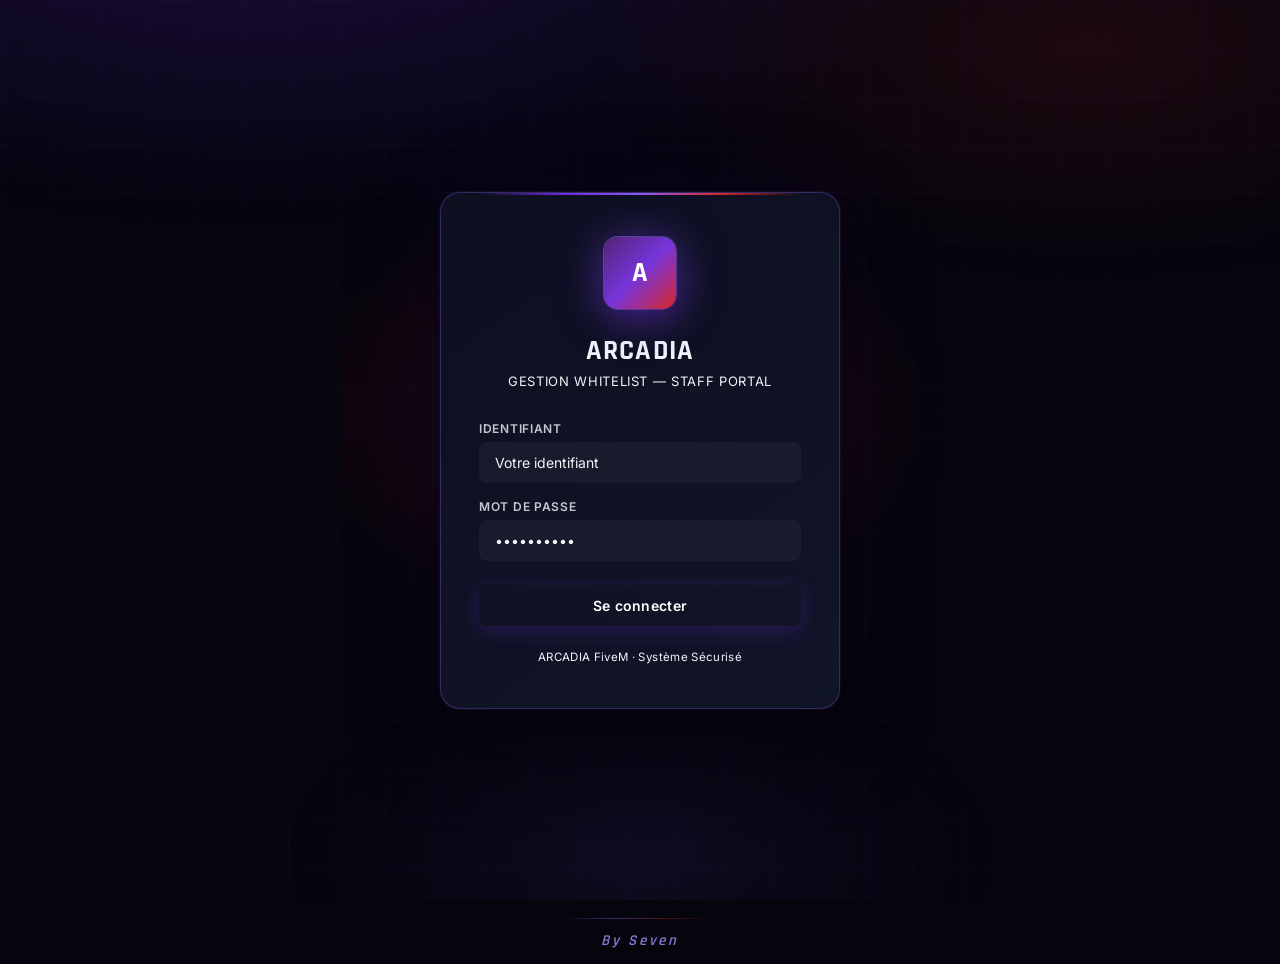
<file: index.html>
<!DOCTYPE html>
<html lang="fr">
<head>
<meta charset="UTF-8">
<meta name="viewport" content="width=device-width, initial-scale=1.0">
<title>Arcadia — Gestion WhiteList</title>
<link rel="preconnect" href="https://fonts.googleapis.com">
<link href="https://fonts.googleapis.com/css2?family=Rajdhani:wght@400;500;600;700&family=JetBrains+Mono:wght@400;500&family=Inter:wght@300;400;500;600&display=swap" rel="stylesheet">
<link rel="stylesheet" href="arcadia.css">
<style>
  :root {
    --v1: #3B0764; --v2: #6D28D9; --v3: #8B5CF6; --v4: #A78BFA; --v5: #C4B5FD;
    --r1: #7F1D1D; --r2: #DC2626; --r3: #EF4444; --r4: #F87171;
    --bg0: #04050D; --bg1: #080B14; --bg2: #0C1020; --bg3: #111528; --bg4: #181D33;
    --line: rgba(139,92,246,0.18); --line2: rgba(255,255,255,0.05);
    --tx1: #F1F5F9; --tx2: #94A3B8; --tx3: #475569;
  }
  .logo-mark {
    width: 72px; height: 72px;
    background: linear-gradient(135deg, var(--v1), var(--v2) 50%, var(--r2));
    border-radius: 14px;
    display: flex; align-items: center; justify-content: center;
    font-family: 'Rajdhani', sans-serif; font-size: 28px; font-weight: 700; color: white;
    margin: 0 auto 24px;
    box-shadow: 0 0 0 1px rgba(139,92,246,0.35), 0 8px 40px rgba(109,40,217,0.55), 0 0 60px rgba(139,92,246,0.2);
    position: relative;
  }
  .logo-mark::after {
    content: ''; position: absolute; inset: -1px; border-radius: 15px;
    background: linear-gradient(135deg, rgba(255,255,255,0.12), transparent);
    pointer-events: none;
  }

  .input-field {
    width: 100%;
    background: rgba(255,255,255,0.04);
    border: 1px solid var(--border-subtle);
    border-radius: 8px;
    padding: 12px 16px;
    color: var(--text-primary);
    font-size: 14px;
    font-family: 'Inter', sans-serif;
    outline: none;
    transition: all 0.2s;
  }
  .input-field:focus {
    border-color: var(--violet);
    background: rgba(139,92,246,0.05);
    box-shadow: 0 0 0 3px rgba(139,92,246,0.1);
  }
  .input-field::placeholder { color: var(--text-muted); }

  .btn-primary {
    background: linear-gradient(135deg, var(--violet-dark), var(--violet));
    color: white;
    border: none;
    border-radius: 8px;
    padding: 12px 24px;
    font-size: 14px;
    font-weight: 600;
    cursor: pointer;
    width: 100%;
    transition: all 0.2s;
    font-family: 'Inter', sans-serif;
    letter-spacing: 0.02em;
  }
  .btn-primary:hover {
    transform: translateY(-1px);
    box-shadow: 0 8px 24px rgba(139,92,246,0.4);
  }
  .btn-primary:active { transform: translateY(0); }
  .btn-primary:disabled { opacity: 0.5; cursor: not-allowed; transform: none; }

  .btn-secondary {
    background: rgba(255,255,255,0.06);
    color: var(--text-dim);
    border: 1px solid var(--border-subtle);
    border-radius: 8px;
    padding: 8px 16px;
    font-size: 13px;
    font-weight: 500;
    cursor: pointer;
    transition: all 0.2s;
    font-family: 'Inter', sans-serif;
  }
  .btn-secondary:hover {
    background: rgba(255,255,255,0.1);
    color: var(--text-primary);
    border-color: rgba(255,255,255,0.15);
  }

  .btn-danger {
    background: rgba(239,68,68,0.1);
    color: #F87171;
    border: 1px solid rgba(239,68,68,0.3);
    border-radius: 8px;
    padding: 8px 16px;
    font-size: 13px;
    font-weight: 500;
    cursor: pointer;
    transition: all 0.2s;
    font-family: 'Inter', sans-serif;
  }
  .btn-danger:hover {
    background: rgba(239,68,68,0.2);
    border-color: rgba(239,68,68,0.5);
  }

  /* App layout */
  #app { display: none; min-height: 100vh; position: relative; z-index: 1; }

  /* Sidebar */
  .sidebar {
    width: 240px;
    background: var(--bg-card);
    border-right: 1px solid var(--border-subtle);
    position: fixed;
    top: 0; left: 0; bottom: 0;
    display: flex;
    flex-direction: column;
    z-index: 50;
  }

  .sidebar-logo {
    padding: 24px 20px;
    border-bottom: 1px solid var(--border-subtle);
    display: flex; align-items: center; gap: 12px;
  }
  .sidebar-logo-icon {
    width: 36px; height: 36px;
    background: linear-gradient(135deg, var(--violet-dark), var(--violet));
    border-radius: 8px;
    display: flex; align-items: center; justify-content: center;
    font-family: 'Rajdhani'; font-weight: 700; font-size: 16px; color: white;
    flex-shrink: 0;
    box-shadow: 0 4px 12px rgba(139,92,246,0.4);
  }

  .nav-item {
    display: flex; align-items: center; gap: 10px;
    padding: 10px 16px;
    border-radius: 8px;
    margin: 2px 8px;
    cursor: pointer;
    color: var(--text-muted);
    font-size: 13.5px;
    font-weight: 500;
    transition: all 0.15s;
    text-decoration: none;
  }
  .nav-item:hover { background: var(--bg-hover); color: var(--text-dim); }
  .nav-item.active {
    background: var(--violet-glow);
    color: var(--violet-light);
    border: 1px solid var(--border);
  }
  .nav-item svg { width: 16px; height: 16px; flex-shrink: 0; }

  /* Main content */
  .main-content {
    margin-left: 240px;
    min-height: 100vh;
    display: flex;
    flex-direction: column;
  }

  /* Topbar */
  .topbar {
    background: var(--bg-card);
    border-bottom: 1px solid var(--border-subtle);
    padding: 16px 28px;
    display: flex; align-items: center; gap: 16px;
    position: sticky; top: 0; z-index: 40;
  }

  .search-bar {
    flex: 1;
    max-width: 480px;
    background: rgba(255,255,255,0.04);
    border: 1px solid var(--border-subtle);
    border-radius: 8px;
    padding: 9px 16px 9px 40px;
    color: var(--text-primary);
    font-size: 13.5px;
    font-family: 'Inter', sans-serif;
    outline: none;
    transition: all 0.2s;
    position: relative;
  }
  .search-bar:focus {
    border-color: var(--violet);
    background: rgba(139,92,246,0.05);
    box-shadow: 0 0 0 3px rgba(139,92,246,0.08);
  }
  .search-bar::placeholder { color: var(--text-muted); }
  .search-wrap { position: relative; flex: 1; max-width: 480px; }
  .search-icon { position: absolute; left: 12px; top: 50%; transform: translateY(-50%); color: var(--text-muted); pointer-events: none; }

  /* Table */
  .table-container {
    background: var(--bg-card);
    border: 1px solid var(--border-subtle);
    border-radius: 12px;
    overflow: hidden;
  }

  table { width: 100%; border-collapse: collapse; }
  thead tr {
    background: rgba(255,255,255,0.03);
    border-bottom: 1px solid var(--border-subtle);
  }
  th {
    padding: 12px 16px;
    text-align: left;
    font-size: 11px;
    font-weight: 600;
    color: var(--text-muted);
    text-transform: uppercase;
    letter-spacing: 0.08em;
    font-family: 'Inter';
    white-space: nowrap;
  }
  td {
    padding: 13px 16px;
    font-size: 13px;
    color: var(--text-dim);
    border-bottom: 1px solid var(--border-subtle);
    white-space: nowrap;
  }
  tr:last-child td { border-bottom: none; }
  tbody tr {
    transition: background 0.15s;
    cursor: pointer;
  }
  tbody tr:hover { background: var(--bg-hover); }

  .ticket-badge {
    font-family: 'JetBrains Mono', monospace;
    font-size: 12px;
    color: var(--violet-light);
    background: rgba(139,92,246,0.1);
    padding: 3px 8px;
    border-radius: 4px;
    border: 1px solid rgba(139,92,246,0.2);
  }

  /* Sector badges */
  .badge {
    display: inline-flex; align-items: center;
    padding: 3px 10px;
    border-radius: 20px;
    font-size: 11.5px;
    font-weight: 600;
    letter-spacing: 0.03em;
    gap: 5px;
  }
  .badge-dot { width: 6px; height: 6px; border-radius: 50%; }

  .badge-gang    { background: rgba(239,68,68,0.12); color: #F87171; border: 1px solid rgba(239,68,68,0.25); }
  .badge-lspd    { background: rgba(59,130,246,0.12); color: #60A5FA; border: 1px solid rgba(59,130,246,0.25); }
  .badge-lsmc    { background: rgba(234,179,8,0.12); color: #FDE047; border: 1px solid rgba(234,179,8,0.25); }
  .badge-entreprise { background: rgba(249,115,22,0.12); color: #FB923C; border: 1px solid rgba(249,115,22,0.25); }
  .badge-lscm    { background: rgba(236,72,153,0.12); color: #F472B6; border: 1px solid rgba(236,72,153,0.25); }
  .badge-autre   { background: rgba(100,116,139,0.12); color: #94A3B8; border: 1px solid rgba(100,116,139,0.25); }
  .badge-citoyen { background: rgba(139,92,246,0.12); color: #A78BFA; border: 1px solid rgba(139,92,246,0.25); }
  .badge-lsd    { background: rgba(16,185,129,0.12); color: #34D399; border: 1px solid rgba(16,185,129,0.25); }

  /* Boolean indicators */
  .bool-yes {
    display: inline-flex; align-items: center; gap: 5px;
    color: #34D399; font-size: 12px; font-weight: 600;
  }
  .bool-no {
    display: inline-flex; align-items: center; gap: 5px;
    color: var(--text-muted); font-size: 12px;
  }

  /* Modal */
  .modal-overlay {
    position: fixed; inset: 0;
    background: rgba(0,0,0,0.7);
    backdrop-filter: blur(4px);
    display: flex; align-items: center; justify-content: center;
    z-index: 200;
    animation: fadeIn 0.15s ease;
  }
  @keyframes fadeIn { from { opacity: 0; } to { opacity: 1; } }

  .modal {
    background: var(--bg-panel);
    border: 1px solid var(--border);
    border-radius: 16px;
    width: 680px;
    max-width: 95vw;
    max-height: 90vh;
    overflow-y: auto;
    box-shadow: 0 24px 80px rgba(0,0,0,0.6), 0 0 0 1px rgba(139,92,246,0.1);
    animation: slideUp 0.2s ease;
    position: relative;
  }
  .modal::before {
    content: '';
    position: absolute;
    top: 0; left: 50%; transform: translateX(-50%);
    width: 40%; height: 2px;
    background: linear-gradient(90deg, transparent, var(--violet), transparent);
    border-radius: 2px;
  }
  @keyframes slideUp { from { transform: translateY(20px); opacity: 0; } to { transform: translateY(0); opacity: 1; } }

  .modal-header {
    padding: 24px 28px 20px;
    border-bottom: 1px solid var(--border-subtle);
    display: flex; align-items: center; justify-content: space-between;
  }
  .modal-body { padding: 24px 28px; }
  .modal-footer {
    padding: 16px 28px 24px;
    display: flex; justify-content: flex-end; gap: 10px;
  }

  .form-grid { display: grid; grid-template-columns: 1fr 1fr; gap: 16px; }
  .form-full { grid-column: 1 / -1; }
  .form-label {
    display: block;
    font-size: 12px;
    font-weight: 600;
    color: var(--text-muted);
    text-transform: uppercase;
    letter-spacing: 0.06em;
    margin-bottom: 6px;
  }
  .form-select {
    width: 100%;
    background: rgba(255,255,255,0.04);
    border: 1px solid var(--border-subtle);
    border-radius: 8px;
    padding: 10px 14px;
    color: var(--text-primary);
    font-size: 13.5px;
    font-family: 'Inter', sans-serif;
    outline: none;
    transition: all 0.2s;
    appearance: none;
    background-image: url("data:image/svg+xml,%3Csvg xmlns='http://www.w3.org/2000/svg' width='12' height='12' viewBox='0 0 24 24' fill='none' stroke='%2364748B' stroke-width='2'%3E%3Cpath d='M6 9l6 6 6-6'/%3E%3C/svg%3E");
    background-repeat: no-repeat;
    background-position: right 12px center;
    padding-right: 36px;
  }
  .form-select:focus {
    border-color: var(--violet);
    box-shadow: 0 0 0 3px rgba(139,92,246,0.1);
  }
  .form-select option { background: #1a1a2e; }

  /* Stat cards */
  .stat-card {
    background: var(--bg-card);
    border: 1px solid var(--border-subtle);
    border-radius: 12px;
    padding: 20px 24px;
    transition: border-color 0.2s;
  }
  .stat-card:hover { border-color: var(--border); }

  /* Toast */
  #toast {
    position: fixed;
    bottom: 28px; right: 28px;
    background: var(--bg-panel);
    border: 1px solid var(--border);
    border-radius: 10px;
    padding: 14px 20px;
    display: flex; align-items: center; gap: 10px;
    font-size: 13.5px;
    font-weight: 500;
    box-shadow: 0 8px 32px rgba(0,0,0,0.4);
    transform: translateY(80px);
    opacity: 0;
    transition: all 0.3s cubic-bezier(0.34, 1.56, 0.64, 1);
    z-index: 999;
  }
  #toast.show { transform: translateY(0); opacity: 1; }
  #toast.success { border-color: rgba(52,211,153,0.3); }
  #toast.error { border-color: rgba(239,68,68,0.3); }

  /* Scrollbar */
  ::-webkit-scrollbar { width: 6px; height: 6px; }
  ::-webkit-scrollbar-track { background: transparent; }
  ::-webkit-scrollbar-thumb { background: rgba(139,92,246,0.3); border-radius: 3px; }
  ::-webkit-scrollbar-thumb:hover { background: rgba(139,92,246,0.5); }

  /* User avatar */
  .user-avatar {
    width: 32px; height: 32px;
    background: linear-gradient(135deg, var(--violet-dark), var(--violet));
    border-radius: 8px;
    display: flex; align-items: center; justify-content: center;
    font-size: 13px; font-weight: 700;
    font-family: 'Rajdhani';
    color: white;
    flex-shrink: 0;
  }

  .role-badge {
    font-size: 10px;
    font-weight: 700;
    text-transform: uppercase;
    letter-spacing: 0.08em;
    padding: 2px 8px;
    border-radius: 4px;
  }
  .role-admin { background: rgba(139,92,246,0.2); color: var(--violet-light); border: 1px solid rgba(139,92,246,0.3); }
  .role-writer { background: rgba(59,130,246,0.2); color: #60A5FA; border: 1px solid rgba(59,130,246,0.3); }
  .role-reader { background: rgba(100,116,139,0.2); color: #94A3B8; border: 1px solid rgba(100,116,139,0.3); }

  /* Section titles */
  .section-title {
    font-family: 'Rajdhani', sans-serif;
    font-size: 22px;
    font-weight: 700;
    color: var(--text-primary);
    letter-spacing: 0.02em;
  }

  /* Loading spinner */
  .spinner {
    width: 18px; height: 18px;
    border: 2px solid rgba(139,92,246,0.2);
    border-top-color: var(--violet);
    border-radius: 50%;
    animation: spin 0.6s linear infinite;
    flex-shrink: 0;
  }
  @keyframes spin { to { transform: rotate(360deg); } }

  .empty-state {
    text-align: center;
    padding: 64px 32px;
    color: var(--text-muted);
  }

  /* Checkbox custom */
  .check-wrap { display: flex; align-items: center; gap: 8px; cursor: pointer; }
  .check-input {
    width: 16px; height: 16px;
    accent-color: var(--violet);
    cursor: pointer;
  }

  /* Tab navigation */
  .tab-bar {
    display: flex; gap: 4px;
    background: rgba(255,255,255,0.03);
    border: 1px solid var(--border-subtle);
    border-radius: 10px;
    padding: 4px;
  }
  .tab-item {
    padding: 7px 18px;
    border-radius: 7px;
    font-size: 13px;
    font-weight: 500;
    cursor: pointer;
    color: var(--text-muted);
    transition: all 0.15s;
  }
  .tab-item:hover { color: var(--text-dim); }
  .tab-item.active { background: var(--violet-glow); color: var(--violet-light); border: 1px solid var(--border); }

  /* Popup account manager */
  .account-row {
    display: flex; align-items: center; justify-content: space-between;
    padding: 12px 16px;
    border-radius: 8px;
    background: rgba(255,255,255,0.03);
    border: 1px solid var(--border-subtle);
    margin-bottom: 8px;
    transition: background 0.15s;
  }
  .account-row:hover { background: rgba(255,255,255,0.05); }

  .divider { height:1px; background:linear-gradient(90deg,transparent,rgba(139,92,246,0.25),rgba(220,38,38,0.15),transparent); margin:20px 0; }

  /* Login */
  #loginScreen { min-height:100vh; display:flex; align-items:center; justify-content:center; position:relative; z-index:1; }
  .login-card {
    background: linear-gradient(145deg, rgba(12,16,32,0.98), rgba(17,21,40,0.99));
    border: 1px solid rgba(139,92,246,0.3); border-radius: 20px;
    padding: 44px 38px; width:100%; max-width:400px; margin:0 auto;
    box-shadow: 0 32px 80px rgba(0,0,0,0.6), 0 0 0 1px rgba(139,92,246,0.1), 0 0 100px rgba(109,40,217,0.1);
    position: relative;
  }
  .login-card::before {
    content: ''; position:absolute; top:0; left:10%; right:10%; height:2px;
    background:linear-gradient(90deg, transparent, var(--v2), var(--v3), var(--r2), transparent); border-radius:2px;
  }

  /* Section title override */
  .section-title {
    font-family: 'Rajdhani', sans-serif; font-size: 24px; font-weight: 700; letter-spacing: 0.03em;
    background: linear-gradient(90deg, var(--v4) 0%, var(--v5) 40%, var(--r4) 100%);
    -webkit-background-clip: text; background-clip: text; color: transparent;
    position: relative; display: inline-block;
  }
  .section-title::after {
    content: ''; position: absolute; bottom: -4px; left: 0; width: 100%; height: 1px;
    background: linear-gradient(90deg, var(--v3), var(--r3), transparent); opacity: 0.5;
  }
</style>
</head>
<body>

<!-- ===================== LOGIN ===================== -->
<div id="loginScreen">
  <div style="text-align:center; position:relative; z-index:1; width:100%;">
    <!-- Decorative glow -->
    <div style="position:absolute; top:50%; left:50%; transform:translate(-50%,-60%); width:600px; height:400px; background:radial-gradient(ellipse at 45%, rgba(109,40,217,0.15) 0%, rgba(220,38,38,0.07) 50%, transparent 75%); pointer-events:none;"></div>
    <div class="login-card">
      <div class="logo-mark">A</div>
      <h1 class="font-title" style="font-size:28px; font-weight:700; letter-spacing:0.04em; margin-bottom:4px; color: var(--text-primary);">ARCADIA</h1>
      <p style="font-size:13px; color: var(--text-muted); margin-bottom:32px; letter-spacing:0.05em; text-transform:uppercase;">Gestion WhiteList — Staff Portal</p>

      <div style="margin-bottom:16px; text-align:left;">
        <label class="form-label">Identifiant</label>
        <input type="text" id="loginUser" class="input-field" placeholder="Votre identifiant" autocomplete="off">
      </div>
      <div style="margin-bottom:24px; text-align:left;">
        <label class="form-label">Mot de passe</label>
        <input type="password" id="loginPass" class="input-field" placeholder="••••••••••">
      </div>
      <div id="loginError" style="color:#F87171; font-size:13px; margin-bottom:16px; display:none; text-align:left; background:rgba(239,68,68,0.08); border:1px solid rgba(239,68,68,0.2); border-radius:6px; padding:10px 12px;"></div>
      <button class="btn-primary" id="loginBtn" onclick="login()">
        <span id="loginBtnText">Se connecter</span>
      </button>

      <p style="font-size:11.5px; color: var(--text-muted); margin-top:24px; letter-spacing:0.03em;">ARCADIA FiveM · Système Sécurisé</p>
    </div>
  </div>
</div>

<!-- ===================== APP ===================== -->
<div id="app">

  <!-- Sidebar -->
  <aside class="sidebar">
    <div class="sidebar-logo">
      <div class="sidebar-logo-icon">A</div>
      <div>
        <div class="font-title" style="font-size:18px; font-weight:700; letter-spacing:0.04em; color:var(--text-primary);">ARCADIA</div>
        <div style="font-size:10px; color:var(--text-muted); text-transform:uppercase; letter-spacing:0.06em;">Staff Portal</div>
      </div>
    </div>

    <nav style="padding: 12px 8px; flex:1;">
      <div style="font-size:10px; color:var(--text-muted); text-transform:uppercase; letter-spacing:0.08em; padding: 8px 10px; margin-bottom:4px;">Navigation</div>
      <a class="nav-item active" id="nav-whitelist" onclick="showPage('whitelist')">
        <svg viewBox="0 0 24 24" fill="none" stroke="currentColor" stroke-width="2"><path d="M9 5H7a2 2 0 00-2 2v12a2 2 0 002 2h10a2 2 0 002-2V7a2 2 0 00-2-2h-2M9 5a2 2 0 002 2h2a2 2 0 002-2M9 5a2 2 0 012-2h2a2 2 0 012 2"/></svg>
        WhiteList
      </a>
      <a class="nav-item" id="nav-stats" onclick="showPage('stats')">
        <svg viewBox="0 0 24 24" fill="none" stroke="currentColor" stroke-width="2"><polyline points="22 12 18 12 15 21 9 3 6 12 2 12"/></svg>
        Statistiques
      </a>
      <a class="nav-item admin-only" id="nav-accounts" onclick="showPage('accounts')" style="display:none;">
        <svg viewBox="0 0 24 24" fill="none" stroke="currentColor" stroke-width="2"><path d="M17 21v-2a4 4 0 00-4-4H5a4 4 0 00-4 4v2"/><circle cx="9" cy="7" r="4"/><path d="M23 21v-2a4 4 0 00-3-3.87M16 3.13a4 4 0 010 7.75"/></svg>
        Comptes Staff
      </a>

      <div style="font-size:10px; color:var(--text-muted); text-transform:uppercase; letter-spacing:0.08em; padding: 16px 10px 4px; margin-bottom:4px;">Paramètres</div>
      <a class="nav-item" onclick="confirmLogout()">
        <svg viewBox="0 0 24 24" fill="none" stroke="currentColor" stroke-width="2"><path d="M9 21H5a2 2 0 01-2-2V5a2 2 0 012-2h4M16 17l5-5-5-5M21 12H9"/></svg>
        Déconnexion
      </a>
    </nav>

    <!-- User info bottom -->
    <div style="padding:16px; border-top:1px solid var(--border-subtle);">
      <div style="display:flex; align-items:center; gap:10px;">
        <div class="user-avatar" id="sidebarAvatar">S</div>
        <div style="overflow:hidden;">
          <div style="font-size:13px; font-weight:600; color:var(--text-primary); white-space:nowrap; overflow:hidden; text-overflow:ellipsis;" id="sidebarUsername">Seven</div>
          <div id="sidebarRoleBadge" class="role-badge role-admin">Admin</div>
        </div>
      </div>
    </div>
  </aside>

  <!-- Main Content -->
  <div class="main-content">

    <!-- ========= PAGE: WHITELIST ========= -->
    <div id="page-whitelist">
      <!-- Topbar -->
      <div class="topbar">
        <div class="search-wrap">
          <svg class="search-icon" width="15" height="15" viewBox="0 0 24 24" fill="none" stroke="currentColor" stroke-width="2"><circle cx="11" cy="11" r="8"/><path d="m21 21-4.35-4.35"/></svg>
          <input type="text" class="search-bar" id="searchInput" placeholder="Rechercher par Nom RP ou Discord ID..." oninput="filterTable()">
        </div>
        <div style="display:flex; align-items:center; gap:10px; margin-left:auto;">
          <div id="syncStatus" style="display:flex; align-items:center; gap:6px; font-size:12px; color:var(--text-muted);">
            <div style="width:6px;height:6px;border-radius:50%;background:#34D399;" id="syncDot"></div>
            <span id="syncText">Synchronisé</span>
          </div>
          <button class="btn-secondary" onclick="loadData()" style="display:flex; align-items:center; gap:6px;">
            <svg width="13" height="13" viewBox="0 0 24 24" fill="none" stroke="currentColor" stroke-width="2"><path d="M23 4v6h-6"/><path d="M1 20v-6h6"/><path d="M3.51 9a9 9 0 0114.85-3.36L23 10M1 14l4.64 4.36A9 9 0 0020.49 15"/></svg>
            Sync
          </button>
          <button class="btn-primary writer-only" id="addBtn" onclick="openModal()" style="display:none; align-items:center; gap:6px; width:auto; padding:9px 16px;">
            <svg width="14" height="14" viewBox="0 0 24 24" fill="none" stroke="currentColor" stroke-width="2"><line x1="12" y1="5" x2="12" y2="19"/><line x1="5" y1="12" x2="19" y2="12"/></svg>
            Nouveau Citoyen
          </button>
        </div>
      </div>

      <!-- Content -->
      <div style="padding: 24px 28px;">
        <!-- Summary bar -->
        <div style="display:flex; align-items:center; justify-content:space-between; margin-bottom:20px;">
          <h1 class="section-title">WhiteList Citoyens</h1>
          <div style="display:flex; align-items:center; gap:8px; font-size:13px; color:var(--text-muted);">
            <span id="totalCount">0 entrées</span>
            <span>·</span>
            <span id="filteredCount" style="display:none;"></span>
          </div>
        </div>

        <!-- Table -->
        <div class="table-container">
          <div id="tableLoading" style="text-align:center; padding:48px; display:flex; align-items:center; justify-content:center; gap:12px; color:var(--text-muted);">
            <div class="spinner"></div>
            <span style="font-size:14px;">Chargement des données…</span>
          </div>
          <table id="mainTable" style="display:none;">
            <thead>
              <tr>
                <th>N° Billet</th>
                <th>Discord ID</th>
                <th>Prénom & Nom RP</th>
                <th>Secteur</th>
                <th>Détails</th>
                <th>Sans Papier</th>
                <th>Date SP</th>
                <th>Citoyen</th>
                <th>Date Cit.</th>
                <th>Staff SP</th>
                <th>Staff Douane</th>
                <th>Actions</th>
              </tr>
            </thead>
            <tbody id="tableBody"></tbody>
          </table>
          <div id="emptyState" class="empty-state" style="display:none;">
            <svg width="40" height="40" viewBox="0 0 24 24" fill="none" stroke="currentColor" stroke-width="1.5" style="margin:0 auto 16px; color:var(--text-muted);"><circle cx="11" cy="11" r="8"/><path d="m21 21-4.35-4.35"/></svg>
            <p style="font-size:14px; margin-bottom:6px;">Aucun résultat trouvé</p>
            <p style="font-size:12px;">Essayez un autre terme de recherche</p>
          </div>
        </div>
      </div>
    </div>

    <!-- ========= PAGE: STATS ========= -->
    <div id="page-stats" style="display:none;">
      <div class="topbar">
        <h2 style="font-size:15px; font-weight:600; color:var(--text-primary);">Statistiques</h2>
      </div>
      <div style="padding:24px 28px;">
        <h1 class="section-title" style="margin-bottom:20px;">Vue d'ensemble</h1>
        <div style="display:grid; grid-template-columns: repeat(4, 1fr); gap:16px; margin-bottom:28px;">
          <div class="stat-card">
            <div style="font-size:11px; text-transform:uppercase; letter-spacing:0.08em; color:var(--text-muted); margin-bottom:10px;">Total Citoyens</div>
            <div class="font-title" style="font-size:36px; font-weight:700; color:var(--text-primary);" id="stat-total">—</div>
          </div>
          <div class="stat-card">
            <div style="font-size:11px; text-transform:uppercase; letter-spacing:0.08em; color:var(--text-muted); margin-bottom:10px;">Sans Papier Validés</div>
            <div class="font-title" style="font-size:36px; font-weight:700; color:#34D399;" id="stat-sp">—</div>
          </div>
          <div class="stat-card">
            <div style="font-size:11px; text-transform:uppercase; letter-spacing:0.08em; color:var(--text-muted); margin-bottom:10px;">Citoyens Validés</div>
            <div class="font-title" style="font-size:36px; font-weight:700; color:var(--violet-light);" id="stat-cit">—</div>
          </div>
          <div class="stat-card">
            <div style="font-size:11px; text-transform:uppercase; letter-spacing:0.08em; color:var(--text-muted); margin-bottom:10px;">En attente</div>
            <div class="font-title" style="font-size:36px; font-weight:700; color:#FB923C;" id="stat-pending">—</div>
          </div>
        </div>

        <h2 class="font-title" style="font-size:18px; font-weight:700; margin-bottom:14px; color:var(--text-primary);">Répartition par Secteur</h2>
        <div style="display:grid; grid-template-columns: repeat(3,1fr); gap:12px;" id="sectorStats"></div>
      </div>
    </div>

    <!-- ========= PAGE: ACCOUNTS ========= -->
    <div id="page-accounts" style="display:none;">
      <div class="topbar">
        <h2 style="font-size:15px; font-weight:600; color:var(--text-primary);">Comptes Staff</h2>
        <button class="btn-primary" onclick="openAccountModal()" style="width:auto; padding:9px 16px; margin-left:auto; display:flex; align-items:center; gap:6px;">
          <svg width="14" height="14" viewBox="0 0 24 24" fill="none" stroke="currentColor" stroke-width="2"><line x1="12" y1="5" x2="12" y2="19"/><line x1="5" y1="12" x2="19" y2="12"/></svg>
          Nouveau Compte
        </button>
      </div>
      <div style="padding:24px 28px;">
        <h1 class="section-title" style="margin-bottom:20px;">Gestion des Comptes</h1>
        <div id="accountsList"></div>
      </div>
    </div>

  </div>
</div>

<!-- ===================== MODAL: Citoyen ===================== -->
<div id="citizenModal" class="modal-overlay" style="display:none;" onclick="closeModalOutside(event)">
  <div class="modal" onclick="event.stopPropagation()">
    <div class="modal-header">
      <div>
        <h3 class="font-title" style="font-size:20px; font-weight:700;" id="modalTitle">Nouveau Citoyen</h3>
        <p style="font-size:12px; color:var(--text-muted); margin-top:2px;" id="modalSubtitle">Remplissez les informations du dossier</p>
      </div>
      <button onclick="closeModal()" style="background:rgba(255,255,255,0.05); border:1px solid var(--border-subtle); border-radius:6px; padding:6px 8px; cursor:pointer; color:var(--text-muted); transition:all 0.15s;" onmouseover="this.style.background='rgba(255,255,255,0.1)'" onmouseout="this.style.background='rgba(255,255,255,0.05)'">
        <svg width="16" height="16" viewBox="0 0 24 24" fill="none" stroke="currentColor" stroke-width="2"><line x1="18" y1="6" x2="6" y2="18"/><line x1="6" y1="6" x2="18" y2="18"/></svg>
      </button>
    </div>
    <div class="modal-body">
      <div class="form-grid">
        <div>
          <label class="form-label">N° Billet</label>
          <input type="text" id="f-ticket" class="input-field" placeholder="ex: TK-001">
        </div>
        <div>
          <label class="form-label">Discord ID</label>
          <input type="text" id="f-discord" class="input-field" placeholder="ex: 123456789012345678">
        </div>
        <div class="form-full">
          <label class="form-label">Prénom & Nom RP</label>
          <input type="text" id="f-name" class="input-field" placeholder="ex: John Doe">
        </div>
        <div>
          <label class="form-label">Secteur RP</label>
          <select id="f-sector" class="form-select">
            <option value="">— Choisir —</option>
            <option value="Citoyen">Citoyen</option>
            <option value="Gang">Gang</option>
            <option value="LSPD">LSPD</option>
            <option value="LSMC">LSMC</option>
            <option value="LSD">LSD</option>
            <option value="Entreprise">Entreprise</option>
            <option value="LSCM">LSCM</option>
            <option value="Autre">Autre</option>
          </select>
        </div>
        <div>
          <label class="form-label">Détails Secteur</label>
          <input type="text" id="f-sectorDetail" class="input-field" placeholder="ex: Ballas, LSPD Legion…">
        </div>

        <div class="divider form-full" style="margin: 4px 0;"></div>

        <div>
          <label class="check-wrap" style="margin-bottom:12px;">
            <input type="checkbox" id="f-spValidated" class="check-input">
            <span style="font-size:13.5px; color:var(--text-dim);">Sans Papier Validé</span>
          </label>
          <label class="form-label">Date Sans Papier</label>
          <input type="date" id="f-spDate" class="input-field">
        </div>
        <div>
          <label class="check-wrap" style="margin-bottom:12px;">
            <input type="checkbox" id="f-citValidated" class="check-input">
            <span style="font-size:13.5px; color:var(--text-dim);">Citoyen Validé</span>
          </label>
          <label class="form-label">Date Citoyen</label>
          <input type="date" id="f-citDate" class="input-field">
        </div>
        <div>
          <label class="form-label">Staff Sans Papier</label>
          <input type="text" id="f-staffSP" class="input-field" placeholder="Nom du staff SP">
        </div>
        <div>
          <label class="form-label">Staff Douane</label>
          <input type="text" id="f-staffDouane" class="input-field" placeholder="Nom du staff Douane">
        </div>
      </div>
    </div>
    <div class="modal-footer">
      <button class="btn-secondary" onclick="closeModal()">Annuler</button>
      <button class="btn-primary" id="saveBtn" onclick="saveCitizen()" style="width:auto; padding:10px 24px;">Enregistrer</button>
    </div>
  </div>
</div>

<!-- MODAL: New Account -->
<div id="accountModal" class="modal-overlay" style="display:none;" onclick="if(event.target===this) closeAccountModal()">
  <div class="modal" style="max-width:440px;" onclick="event.stopPropagation()">
    <div class="modal-header">
      <h3 class="font-title" style="font-size:20px; font-weight:700;">Nouveau Compte Staff</h3>
      <button onclick="closeAccountModal()" style="background:rgba(255,255,255,0.05); border:1px solid var(--border-subtle); border-radius:6px; padding:6px 8px; cursor:pointer; color:var(--text-muted);">
        <svg width="16" height="16" viewBox="0 0 24 24" fill="none" stroke="currentColor" stroke-width="2"><line x1="18" y1="6" x2="6" y2="18"/><line x1="6" y1="6" x2="18" y2="18"/></svg>
      </button>
    </div>
    <div class="modal-body">
      <div style="display:flex; flex-direction:column; gap:14px;">
        <div>
          <label class="form-label">Identifiant</label>
          <input type="text" id="acc-username" class="input-field" placeholder="ex: StaffMike">
        </div>
        <div>
          <label class="form-label">Mot de passe</label>
          <input type="password" id="acc-password" class="input-field" placeholder="••••••••">
        </div>
        <div>
          <label class="form-label">Rôle</label>
          <select id="acc-role" class="form-select">
            <option value="reader">Lecteur (lecture seule)</option>
            <option value="writer">Écrivain (lecture + écriture)</option>
            <option value="admin">Admin (accès total)</option>
          </select>
        </div>
      </div>
    </div>
    <div class="modal-footer">
      <button class="btn-secondary" onclick="closeAccountModal()">Annuler</button>
      <button class="btn-primary" onclick="createAccount()" style="width:auto; padding:10px 24px;">Créer le compte</button>
    </div>
  </div>
</div>

<!-- Confirm Delete Modal -->
<div id="deleteModal" class="modal-overlay" style="display:none;" onclick="if(event.target===this) document.getElementById('deleteModal').style.display='none'">
  <div class="modal" style="max-width:420px;" onclick="event.stopPropagation()">
    <div class="modal-header">
      <h3 class="font-title" style="font-size:20px; font-weight:700; color:#F87171;">Confirmer la suppression</h3>
    </div>
    <div class="modal-body">
      <p style="font-size:14px; color:var(--text-dim); line-height:1.6;">Êtes-vous sûr de vouloir supprimer le dossier de <strong id="deleteTargetName" style="color:var(--text-primary);"></strong> ? Cette action est <strong style="color:#F87171;">irréversible</strong>.</p>
    </div>
    <div class="modal-footer">
      <button class="btn-secondary" onclick="document.getElementById('deleteModal').style.display='none'">Annuler</button>
      <button class="btn-danger" onclick="confirmDelete()" style="padding:10px 20px;">Supprimer</button>
    </div>
  </div>
</div>

<!-- Toast -->
<div id="toast">
  <span id="toastIcon">✓</span>
  <span id="toastMsg">Sauvegardé</span>
</div>

<script>
// ============================================================
// CONFIGURATION
// ============================================================

// 🔧 REMPLACEZ CETTE URL par l'URL de déploiement de votre Apps Script
const GAS_URL = "https://script.google.com/macros/s/AKfycbwdng-uTGUJ40ZL4IwVX4wzoFG-I90oEl68840z-d9t-lakzSiX6oTquz7gNVQgd_xUdg/exec";

// ============================================================
// STATE
// ============================================================
let currentUser = null;
let allRows = [];
let allAccounts = []; // Cache des comptes chargés depuis GSheets
let editingIndex = null;
let deleteTargetIndex = null;

// ============================================================
// AUTH — Login vérifié via Google Sheets
// ============================================================
async function login() {
  const username = document.getElementById('loginUser').value.trim();
  const password = document.getElementById('loginPass').value;
  const errEl = document.getElementById('loginError');
  const btn = document.getElementById('loginBtn');

  if (!username || !password) {
    errEl.textContent = 'Veuillez remplir tous les champs.';
    errEl.style.display = 'block';
    return;
  }

  btn.disabled = true;
  document.getElementById('loginBtnText').innerHTML = '<span style="display:flex;align-items:center;justify-content:center;gap:8px;"><span class="spinner" style="width:14px;height:14px;"></span> Connexion…</span>';

  try {
    const json = await gasGet({ action: 'getAccounts' });

    if (json.status !== 'ok') throw new Error(json.message || 'Erreur serveur');

    allAccounts = json.data || [];

    // Toujours inclure le compte admin de secours local si GSheets vide
    if (allAccounts.length === 0) {
      allAccounts = [{ username: 'Seven', password: 'lox59200', role: 'admin' }];
    }

    const account = allAccounts.find(a => a.username === username && a.password === password);

    if (account) {
      currentUser = account;
      errEl.style.display = 'none';
      document.getElementById('loginScreen').style.display = 'none';
      document.getElementById('app').style.display = 'flex';
      initApp();
    } else {
      errEl.textContent = 'Identifiant ou mot de passe incorrect.';
      errEl.style.display = 'block';
      btn.disabled = false;
      document.getElementById('loginBtnText').textContent = 'Se connecter';
    }
  } catch (e) {
    // Fallback : si GAS inaccessible, tenter avec le compte admin par défaut
    errEl.textContent = '⚠ Impossible de joindre Google Sheets. Connexion en mode local.';
    errEl.style.display = 'block';

    const fallback = [{ username: 'Seven', password: 'lox.59200', role: 'admin' }];
    const account = fallback.find(a => a.username === username && a.password === password);
    if (account) {
      currentUser = account;
      errEl.style.display = 'none';
      document.getElementById('loginScreen').style.display = 'none';
      document.getElementById('app').style.display = 'flex';
      initApp();
    } else {
      btn.disabled = false;
      document.getElementById('loginBtnText').textContent = 'Se connecter';
    }
  }
}

document.addEventListener('keydown', e => {
  if (e.key === 'Enter' && document.getElementById('loginScreen').style.display !== 'none') {
    login();
  }
});

function confirmLogout() {
  if (confirm('Se déconnecter ?')) logout();
}
function logout() {
  currentUser = null;
  allRows = [];
  document.getElementById('app').style.display = 'none';
  document.getElementById('loginScreen').style.display = 'flex';
  document.getElementById('loginUser').value = '';
  document.getElementById('loginPass').value = '';
  document.getElementById('loginError').style.display = 'none';
  document.getElementById('loginBtnText').textContent = 'Se connecter';
  document.getElementById('loginBtn').disabled = false;
}

function initApp() {
  // Update sidebar user info
  const u = currentUser;
  document.getElementById('sidebarUsername').textContent = u.username;
  document.getElementById('sidebarAvatar').textContent = u.username[0].toUpperCase();
  const roleBadge = document.getElementById('sidebarRoleBadge');
  roleBadge.textContent = u.role === 'admin' ? 'Admin' : u.role === 'writer' ? 'Écrivain' : 'Lecteur';
  roleBadge.className = 'role-badge ' + (u.role === 'admin' ? 'role-admin' : u.role === 'writer' ? 'role-writer' : 'role-reader');

  // Show/hide elements based on role
  // Affiche uniquement aux admins les éléments admin-only
  if (u.role === 'admin') {
    document.querySelectorAll('.admin-only').forEach(el => el.style.display = 'flex');
  } else {
    document.querySelectorAll('.admin-only').forEach(el => el.style.display = 'none');
  }
  // Affiche aux writers et admins les writer-only
  if (u.role === 'writer' || u.role === 'admin') {
    document.querySelectorAll('.writer-only').forEach(el => el.style.display = 'flex');
  } else {
    document.querySelectorAll('.writer-only').forEach(el => el.style.display = 'none');
  }

  showPage('whitelist');
  loadData();
}

// ============================================================
// NAVIGATION
// ============================================================
function showPage(page) {
  ['whitelist', 'stats', 'accounts'].forEach(p => {
    const el = document.getElementById('page-' + p);
    const nav = document.getElementById('nav-' + p);
    if (el) el.style.display = p === page ? 'block' : 'none';
    if (nav) nav.classList.toggle('active', p === page);
  });
  if (page === 'stats') updateStats();
  if (page === 'accounts') renderAccounts();
}

// ============================================================
// DATA — Google Apps Script API
// GAS ne supporte pas les preflight CORS (OPTIONS).
// GET  : paramètres dans l'URL
// POST : body en text/plain (évite le preflight CORS)
// ============================================================
async function gasGet(params) {
  const qs = new URLSearchParams(params).toString();
  const resp = await fetch(GAS_URL + '?' + qs, {
    method: 'GET',
    redirect: 'follow',
  });
  return JSON.parse(await resp.text());
}

async function gasPost(payload) {
  const resp = await fetch(GAS_URL, {
    method: 'POST',
    headers: { 'Content-Type': 'text/plain;charset=utf-8' },
    body: JSON.stringify(payload),
    redirect: 'follow',
  });
  return JSON.parse(await resp.text());
}

async function loadData() {
  setSyncStatus('loading');
  try {
    const json = await gasGet({ action: 'getAll' });
    if (json.status === 'ok') {
      allRows = json.data || [];
      renderTable(allRows);
      setSyncStatus('ok');
    } else {
      throw new Error(json.message || 'Erreur serveur');
    }
  } catch (e) {
    setSyncStatus('error');
    showToast('Erreur GAS : ' + e.message, 'error');
    allRows = getDemoData();
    renderTable(allRows);
  }
}

async function postData(action, payload) {
  return gasPost({ action, ...payload });
}

function getDemoData() {
  return [
    { ticket:'TK-001', discord:'123456789012345678', name:'John Doe', sector:'LSPD', sectorDetail:'Legion', spValidated:true, spDate:'2024-01-15', citValidated:true, citDate:'2024-01-20', staffSP:'AdminX', staffDouane:'StaffY' },
    { ticket:'TK-002', discord:'987654321098765432', name:'Maria Santos', sector:'Citoyen', sectorDetail:'', spValidated:true, spDate:'2024-02-01', citValidated:false, citDate:'', staffSP:'AdminX', staffDouane:'' },
    { ticket:'TK-003', discord:'112233445566778899', name:'Kevin Wolf', sector:'Gang', sectorDetail:'Ballas', spValidated:false, spDate:'', citValidated:false, citDate:'', staffSP:'', staffDouane:'' },
    { ticket:'TK-004', discord:'998877665544332211', name:'Sophie Martin', sector:'Entreprise', sectorDetail:'Maze Bank', spValidated:true, spDate:'2024-02-10', citValidated:true, citDate:'2024-02-18', staffSP:'Seven', staffDouane:'Seven' },
    { ticket:'TK-005', discord:'556677889900112233', name:'Lucas Bernard', sector:'LSMC', sectorDetail:'Lost MC', spValidated:false, spDate:'', citValidated:false, citDate:'', staffSP:'', staffDouane:'' },
  ];
}

// ============================================================
// TABLE RENDER
// ============================================================
const sectorConfig = {
  'Gang':       { cls:'badge-gang', dot:'#F87171' },
  'LSPD':       { cls:'badge-lspd', dot:'#60A5FA' },
  'LSMC':       { cls:'badge-lsmc', dot:'#FDE047' },
  'Entreprise': { cls:'badge-entreprise', dot:'#FB923C' },
  'LSCM':       { cls:'badge-lscm', dot:'#F472B6' },
  'LSD':        { cls:'badge-lsd', dot:'#34D399' },
  'Citoyen':    { cls:'badge-citoyen', dot:'#A78BFA' },
  'Autre':      { cls:'badge-autre', dot:'#94A3B8' },
};

function sectorBadge(sector) {
  const cfg = sectorConfig[sector] || sectorConfig['Autre'];
  return `<span class="badge ${cfg.cls}"><span class="badge-dot" style="background:${cfg.dot}"></span>${sector || '—'}</span>`;
}

function boolCell(val) {
  return val
    ? `<span class="bool-yes"><svg width="13" height="13" viewBox="0 0 24 24" fill="none" stroke="#34D399" stroke-width="2.5"><polyline points="20 6 9 17 4 12"/></svg>Oui</span>`
    : `<span class="bool-no"><svg width="13" height="13" viewBox="0 0 24 24" fill="none" stroke="currentColor" stroke-width="2"><line x1="18" y1="6" x2="6" y2="18"/><line x1="6" y1="6" x2="18" y2="18"/></svg>Non</span>`;
}

function renderTable(data) {
  const loading = document.getElementById('tableLoading');
  const table = document.getElementById('mainTable');
  const empty = document.getElementById('emptyState');
  const tbody = document.getElementById('tableBody');

  loading.style.display = 'none';
  document.getElementById('totalCount').textContent = allRows.length + ' entrée' + (allRows.length !== 1 ? 's' : '');

  if (data.length === 0) {
    table.style.display = 'none';
    empty.style.display = 'block';
    return;
  }

  table.style.display = 'table';
  empty.style.display = 'none';

  const isWriter = currentUser.role === 'writer' || currentUser.role === 'admin';
  const isAdmin = currentUser.role === 'admin';

  tbody.innerHTML = data.map((row, i) => {
    // Find actual index in allRows for edit/delete
    const actualIndex = allRows.indexOf(row);
    return `
    <tr onclick="rowClick(${actualIndex})">
      <td><span class="ticket-badge">${row.ticket || '—'}</span></td>
      <td><span class="font-mono" style="font-size:11.5px; color:var(--text-muted);">${row.discord || '—'}</span></td>
      <td style="font-weight:500; color:var(--text-primary);">${row.name || '—'}</td>
      <td>${sectorBadge(row.sector)}</td>
      <td style="color:var(--text-muted); font-size:12.5px;">${row.sectorDetail || '—'}</td>
      <td>${boolCell(row.spValidated)}</td>
        <td style="font-size:12px; color:var(--text-muted);">${(row.spDate && /^\d{4}-\d{2}-\d{2}/.test(row.spDate) ? row.spDate.substring(0, 10) : (row.spDate ? new Date(row.spDate).toISOString().substring(0, 10) : '—'))}</td>
      <td>${boolCell(row.citValidated)}</td>
        <td style="font-size:12px; color:var(--text-muted);">${(row.citDate && /^\d{4}-\d{2}-\d{2}/.test(row.citDate) ? row.citDate.substring(0, 10) : (row.citDate ? new Date(row.citDate).toISOString().substring(0, 10) : '—'))}</td>
      <td style="font-size:12.5px;">${row.staffSP || '—'}</td>
      <td style="font-size:12.5px;">${row.staffDouane || '—'}</td>
      <td onclick="event.stopPropagation();" style="display:flex; gap:6px; align-items:center;">
        ${isWriter ? `<button onclick="openModal(${actualIndex})" title="Modifier" style="background:rgba(139,92,246,0.1); border:1px solid rgba(139,92,246,0.2); color:var(--violet-light); border-radius:6px; padding:5px 8px; cursor:pointer; transition:all 0.15s;" onmouseover="this.style.background='rgba(139,92,246,0.2)'" onmouseout="this.style.background='rgba(139,92,246,0.1)'">
          <svg width="13" height="13" viewBox="0 0 24 24" fill="none" stroke="currentColor" stroke-width="2"><path d="M11 4H4a2 2 0 00-2 2v14a2 2 0 002 2h14a2 2 0 002-2v-7"/><path d="M18.5 2.5a2.121 2.121 0 013 3L12 15l-4 1 1-4 9.5-9.5z"/></svg>
        </button>` : ''}
        ${isAdmin ? `<button onclick="openDeleteModal(${actualIndex})" title="Supprimer" style="background:rgba(239,68,68,0.08); border:1px solid rgba(239,68,68,0.2); color:#F87171; border-radius:6px; padding:5px 8px; cursor:pointer; transition:all 0.15s;" onmouseover="this.style.background='rgba(239,68,68,0.18)'" onmouseout="this.style.background='rgba(239,68,68,0.08)'">
          <svg width="13" height="13" viewBox="0 0 24 24" fill="none" stroke="currentColor" stroke-width="2"><polyline points="3 6 5 6 21 6"/><path d="M19 6l-1 14a2 2 0 01-2 2H8a2 2 0 01-2-2L5 6"/><path d="M10 11v6M14 11v6"/><path d="M9 6V4a1 1 0 011-1h4a1 1 0 011 1v2"/></svg>
        </button>` : ''}
      </td>
    </tr>`;
  }).join('');
}

function rowClick(index) {
  if (currentUser.role === 'writer' || currentUser.role === 'admin') openModal(index);
}

function filterTable() {
  const q = document.getElementById('searchInput').value.toLowerCase().trim();
  const filteredEl = document.getElementById('filteredCount');
  if (!q) {
    filteredEl.style.display = 'none';
    renderTable(allRows);
    return;
  }
  const filtered = allRows.filter(r =>
    (r.name || '').toLowerCase().includes(q) ||
    (r.discord || '').toLowerCase().includes(q) ||
    (r.ticket || '').toLowerCase().includes(q)
  );
  filteredEl.textContent = filtered.length + ' résultat' + (filtered.length !== 1 ? 's' : '');
  filteredEl.style.display = 'inline';
  renderTable(filtered);
}

// ============================================================
// MODAL — Citizen
// ============================================================
function openModal(index = null) {
  editingIndex = index;
  const modal = document.getElementById('citizenModal');
  const title = document.getElementById('modalTitle');
  const subtitle = document.getElementById('modalSubtitle');

  if (index !== null) {
    const row = allRows[index];
    title.textContent = 'Modifier le dossier';
    subtitle.textContent = row.name;
    document.getElementById('f-ticket').value = row.ticket || '';
    document.getElementById('f-discord').value = row.discord || '';
    document.getElementById('f-name').value = row.name || '';
    document.getElementById('f-sector').value = row.sector || '';
    document.getElementById('f-sectorDetail').value = row.sectorDetail || '';
    document.getElementById('f-spValidated').checked = !!row.spValidated;
    document.getElementById('f-spDate').value = row.spDate || '';
    document.getElementById('f-citValidated').checked = !!row.citValidated;
    document.getElementById('f-citDate').value = row.citDate || '';
    document.getElementById('f-staffSP').value = row.staffSP || '';
    document.getElementById('f-staffDouane').value = row.staffDouane || '';
  } else {
    title.textContent = 'Nouveau Citoyen';
    subtitle.textContent = 'Remplissez les informations du dossier';
    ['f-ticket','f-discord','f-name','f-sectorDetail','f-spDate','f-citDate','f-staffSP','f-staffDouane'].forEach(id => document.getElementById(id).value = '');
    document.getElementById('f-sector').value = '';
    document.getElementById('f-spValidated').checked = false;
    document.getElementById('f-citValidated').checked = false;
  }
  modal.style.display = 'flex';
}

function closeModal() {
  document.getElementById('citizenModal').style.display = 'none';
  editingIndex = null;
}

function closeModalOutside(event) {
  if (event.target === document.getElementById('citizenModal')) closeModal();
}

async function saveCitizen() {
  const btn = document.getElementById('saveBtn');
  btn.disabled = true;
  btn.textContent = 'Sauvegarde…';

  const row = {
    ticket: document.getElementById('f-ticket').value.trim(),
    discord: document.getElementById('f-discord').value.trim(),
    name: document.getElementById('f-name').value.trim(),
    sector: document.getElementById('f-sector').value,
    sectorDetail: document.getElementById('f-sectorDetail').value.trim(),
    spValidated: document.getElementById('f-spValidated').checked,
    spDate: document.getElementById('f-spDate').value,
    citValidated: document.getElementById('f-citValidated').checked,
    citDate: document.getElementById('f-citDate').value,
    staffSP: document.getElementById('f-staffSP').value.trim(),
    staffDouane: document.getElementById('f-staffDouane').value.trim(),
  };

  if (!row.name) {
    showToast('Le Prénom & Nom RP est requis.', 'error');
    btn.disabled = false; btn.textContent = 'Enregistrer';
    return;
  }

  try {
    let res;
    if (editingIndex !== null) {
      res = await postData('update', { index: editingIndex, row, username: currentUser.username });
    } else {
      res = await postData('add', { row, username: currentUser.username });
    }
    if (res.status === 'ok') {
      if (editingIndex !== null) { allRows[editingIndex] = row; } else { allRows.push(row); }
      filterTable();
      closeModal();
      showToast(editingIndex !== null ? 'Dossier mis à jour ✓' : 'Citoyen ajouté ✓', 'success');
    } else {
      throw new Error(res.message);
    }
  } catch (e) {
    // Fallback: update locally if GAS unavailable
    if (editingIndex !== null) { allRows[editingIndex] = row; } else { allRows.push(row); }
    filterTable();
    closeModal();
    showToast('Sauvegardé localement (GAS indisponible)', 'error');
  }

  btn.disabled = false;
  btn.textContent = 'Enregistrer';
}

// ============================================================
// DELETE
// ============================================================
function openDeleteModal(index) {
  deleteTargetIndex = index;
  document.getElementById('deleteTargetName').textContent = allRows[index].name || 'ce citoyen';
  document.getElementById('deleteModal').style.display = 'flex';
}

async function confirmDelete() {
  document.getElementById('deleteModal').style.display = 'none';
  if (deleteTargetIndex === null) return;
  try {
    await postData('delete', { index: deleteTargetIndex, username: currentUser.username });
  } catch(e) {}
  allRows.splice(deleteTargetIndex, 1);
  filterTable();
  showToast('Dossier supprimé', 'error');
  deleteTargetIndex = null;
}

// ============================================================
// STATS
// ============================================================
function updateStats() {
  const total = allRows.length;
  const sp = allRows.filter(r => r.spValidated).length;
  const cit = allRows.filter(r => r.citValidated).length;
  const pending = allRows.filter(r => !r.spValidated || !r.citValidated).length;
  document.getElementById('stat-total').textContent = total;
  document.getElementById('stat-sp').textContent = sp;
  document.getElementById('stat-cit').textContent = cit;
  document.getElementById('stat-pending').textContent = pending;

  // Sector breakdown
  const sectors = {};
  allRows.forEach(r => { if (r.sector) sectors[r.sector] = (sectors[r.sector] || 0) + 1; });
  const sectorEl = document.getElementById('sectorStats');
  sectorEl.innerHTML = Object.entries(sectors).sort((a,b) => b[1]-a[1]).map(([s, count]) => {
    const cfg = sectorConfig[s] || sectorConfig['Autre'];
    const pct = total > 0 ? Math.round(count / total * 100) : 0;
    return `<div class="stat-card">
      <div style="display:flex; align-items:center; justify-content:space-between; margin-bottom:10px;">
        ${sectorBadge(s)}
        <span class="font-title" style="font-size:22px; font-weight:700; color:var(--text-primary);">${count}</span>
      </div>
      <div style="background:rgba(255,255,255,0.05); border-radius:4px; height:4px; overflow:hidden;">
        <div style="background:${cfg.dot}; height:100%; width:${pct}%; border-radius:4px; transition:width 0.5s;"></div>
      </div>
      <div style="font-size:11px; color:var(--text-muted); margin-top:6px;">${pct}% du total</div>
    </div>`;
  }).join('');
}

// ============================================================
// ACCOUNT MANAGEMENT — Google Sheets
// ============================================================
async function renderAccounts() {
  const el = document.getElementById('accountsList');
  el.innerHTML = `<div style="display:flex;align-items:center;gap:10px;padding:20px;color:var(--text-muted);font-size:13px;"><div class="spinner"></div> Chargement des comptes…</div>`;

  try {
    const json = await gasGet({ action: 'getAccounts' });
    if (json.status !== 'ok') throw new Error(json.message);
    allAccounts = json.data || [];
  } catch(e) {
    el.innerHTML = `<div style="color:#F87171;font-size:13px;padding:16px;">Impossible de charger les comptes : ${e.message}</div>`;
    return;
  }

  if (allAccounts.length === 0) {
    el.innerHTML = `<div style="color:var(--text-muted);font-size:13px;padding:16px;text-align:center;">Aucun compte trouvé. Créez-en un ci-dessus.</div>`;
    return;
  }

  el.innerHTML = allAccounts.map((a, i) => `
    <div class="account-row">
      <div style="display:flex; align-items:center; gap:12px;">
        <div class="user-avatar">${a.username[0].toUpperCase()}</div>
        <div>
          <div style="font-size:14px; font-weight:600; color:var(--text-primary);">${escHtml(a.username)}</div>
          <div style="font-size:11.5px; color:var(--text-muted); margin-top:2px;">Mot de passe : ${'•'.repeat(Math.min(a.password.length, 16))}</div>
        </div>
      </div>
      <div style="display:flex; align-items:center; gap:8px;">
        <span class="role-badge ${a.role === 'admin' ? 'role-admin' : a.role === 'writer' ? 'role-writer' : 'role-reader'}">${a.role === 'admin' ? 'Admin' : a.role === 'writer' ? 'Écrivain' : 'Lecteur'}</span>
        ${a.username !== 'Seven'
          ? `<button class="btn-danger" onclick="deleteAccount(${i})" style="padding:5px 10px; font-size:12px;">Supprimer</button>`
          : '<span style="font-size:11px; color:var(--text-muted); font-style:italic;">Protégé</span>'}
      </div>
    </div>
  `).join('');
}

function openAccountModal() {
  document.getElementById('acc-username').value = '';
  document.getElementById('acc-password').value = '';
  document.getElementById('acc-role').value = 'reader';
  document.getElementById('accountModal').style.display = 'flex';
}

function closeAccountModal() {
  document.getElementById('accountModal').style.display = 'none';
}

async function createAccount() {
  const username = document.getElementById('acc-username').value.trim();
  const password = document.getElementById('acc-password').value;
  const role = document.getElementById('acc-role').value;

  if (!username || !password) { showToast('Remplissez tous les champs.', 'error'); return; }
  if (allAccounts.find(a => a.username === username)) { showToast('Cet identifiant existe déjà.', 'error'); return; }

  const btn = document.querySelector('#accountModal .btn-primary');
  btn.disabled = true; btn.textContent = 'Création…';

  try {
    const res = await postData('addAccount', { account: { username, password, role } });
    if (res.status !== 'ok') throw new Error(res.message);
    allAccounts.push({ username, password, role });
    closeAccountModal();
    renderAccounts();
    showToast(`Compte "${username}" créé ✓`, 'success');
  } catch(e) {
    showToast('Erreur : ' + e.message, 'error');
  } finally {
    btn.disabled = false; btn.textContent = 'Créer le compte';
  }
}

async function deleteAccount(index) {
  const account = allAccounts[index];
  if (!confirm(`Supprimer le compte "${account.username}" ? Cette action est irréversible.`)) return;

  try {
    const res = await postData('deleteAccount', { index });
    if (res.status !== 'ok') throw new Error(res.message);
    allAccounts.splice(index, 1);
    renderAccounts();
    showToast(`Compte "${account.username}" supprimé`, 'error');
  } catch(e) {
    showToast('Erreur suppression : ' + e.message, 'error');
  }
}

// Utilitaire anti-XSS
function escHtml(str) {
  return String(str).replace(/&/g,'&amp;').replace(/</g,'&lt;').replace(/>/g,'&gt;').replace(/"/g,'&quot;');
}

// ============================================================
// SYNC STATUS
// ============================================================
function setSyncStatus(state) {
  const dot = document.getElementById('syncDot');
  const text = document.getElementById('syncText');
  if (state === 'loading') { dot.style.background = '#FB923C'; text.textContent = 'Synchronisation…'; }
  else if (state === 'ok') { dot.style.background = '#34D399'; text.textContent = 'Synchronisé'; }
  else { dot.style.background = '#F87171'; text.textContent = 'Hors ligne'; }
}

// ============================================================
// TOAST
// ============================================================
let toastTimeout;
function showToast(msg, type = 'success') {
  const el = document.getElementById('toast');
  const icon = document.getElementById('toastIcon');
  const msgEl = document.getElementById('toastMsg');
  el.className = 'show ' + type;
  icon.textContent = type === 'success' ? '✓' : '⚠';
  icon.style.color = type === 'success' ? '#34D399' : '#F87171';
  msgEl.textContent = msg;
  clearTimeout(toastTimeout);
  toastTimeout = setTimeout(() => { el.className = ''; }, 3500);
}
</script>

<!-- FOOTER SIGNATURE -->
<footer class="footer-signature">By Seven</footer>

</body>
</html>
</file>
<file: arcadia.css>
/* Empêche le débordement horizontal du tableau */
.table-container {
  overflow-x: auto;
  max-width: 100vw;
}

table {
  table-layout: auto;
  width: 100%;
}

td, th {
  word-break: break-word;
  max-width: 180px;
}

/* Réduction largeur colonne Date Citoyen (encore plus étroit) */
td:nth-child(9), th:nth-child(9) {
  max-width: 90px;
  width: 90px;
  min-width: 70px;
  white-space: nowrap;
  overflow: hidden;
  text-overflow: ellipsis;
}
/* ═══════════════════════════════════════════════════
   ARCADIA — Dark Violet/Red Theme  ·  By Seven
   ═══════════════════════════════════════════════════ */

@import url('https://fonts.googleapis.com/css2?family=Rajdhani:wght@400;500;600;700&family=JetBrains+Mono:wght@400;500&family=Inter:wght@300;400;500;600&display=swap');

/* ─── TOKENS ──────────────────────────────────────── */
:root {
  --v1: #3B0764;
  --v2: #6D28D9;
  --v3: #8B5CF6;
  --v4: #A78BFA;
  --v5: #C4B5FD;
  --r1: #7F1D1D;
  --r2: #DC2626;
  --r3: #EF4444;
  --r4: #F87171;

  --bg0: #04050D;
  --bg1: #080B14;
  --bg2: #0C1020;
  --bg3: #111528;
  --bg4: #181D33;

  --line: rgba(139,92,246,0.18);
  --line2: rgba(255,255,255,0.05);
  --tx1: #F1F5F9;
  --tx2: #94A3B8;
  --tx3: #475569;
}

/* ─── RESET ───────────────────────────────────────── */
*, *::before, *::after { box-sizing: border-box; margin: 0; padding: 0; }

/* ─── BODY ────────────────────────────────────────── */
body {
  font-family: 'Inter', sans-serif;
  background: var(--bg0);
  color: var(--tx1);
  min-height: 100vh;
  overflow-x: hidden;
  display: flex;
  flex-direction: column;
}

body::before {
  content: '';
  position: fixed; inset: 0; z-index: 0; pointer-events: none;
  background-image:
    radial-gradient(ellipse 80vw 50vh at 20% -10%, rgba(109,40,217,0.22) 0%, transparent 70%),
    radial-gradient(ellipse 60vw 40vh at 85% 5%,  rgba(220,38,38,0.12)  0%, transparent 65%),
    radial-gradient(ellipse 40vw 30vh at 50% 95%, rgba(139,92,246,0.08) 0%, transparent 70%);
}

body::after {
  content: '';
  position: fixed; inset: 0; z-index: 0; pointer-events: none;
  background-image:
    linear-gradient(rgba(139,92,246,0.04) 1px, transparent 1px),
    linear-gradient(90deg, rgba(139,92,246,0.04) 1px, transparent 1px);
  background-size: 48px 48px;
}

/* ─── SCROLLBAR ───────────────────────────────────── */
::-webkit-scrollbar { width: 5px; height: 5px; }
::-webkit-scrollbar-track { background: transparent; }
::-webkit-scrollbar-thumb { background: linear-gradient(180deg, var(--v3), var(--r2)); border-radius: 4px; }

/* ─── SIDEBAR ─────────────────────────────────────── */
.sidebar {
  width: 240px;
  position: fixed; top: 0; left: 0; bottom: 0; z-index: 50;
  display: flex; flex-direction: column;
  background: linear-gradient(180deg, var(--bg2) 0%, var(--bg1) 100%);
  border-right: 1px solid var(--line);
  box-shadow: 4px 0 48px rgba(109,40,217,0.15);
}

.sidebar::after {
  content: '';
  position: absolute; top: 0; right: -1px; bottom: 0; width: 1px;
  background: linear-gradient(180deg, transparent 0%, rgba(139,92,246,0.6) 20%, rgba(220,38,38,0.4) 50%, rgba(139,92,246,0.6) 80%, transparent 100%);
}

.sidebar-logo {
  padding: 22px 18px 20px;
  border-bottom: 1px solid var(--line2);
  display: flex; align-items: center; gap: 12px;
  position: relative;
  background: linear-gradient(135deg, rgba(109,40,217,0.12), rgba(220,38,38,0.05));
}

.sidebar-logo::after {
  content: '';
  position: absolute; bottom: 0; left: 18px; right: 18px; height: 1px;
  background: linear-gradient(90deg, transparent, rgba(139,92,246,0.5), rgba(220,38,38,0.3), transparent);
}

.sidebar-logo-icon {
  width: 38px; height: 38px;
  background: linear-gradient(135deg, var(--v1), var(--v2), var(--r2));
  border-radius: 10px;
  display: flex; align-items: center; justify-content: center;
  font-family: 'Rajdhani'; font-weight: 700; font-size: 18px; color: white;
  flex-shrink: 0;
  box-shadow: 0 0 0 1px rgba(139,92,246,0.3), 0 4px 20px rgba(109,40,217,0.5), 0 0 40px rgba(139,92,246,0.2);
}

.nav-item {
  display: flex; align-items: center; gap: 10px;
  padding: 10px 14px;
  border-radius: 8px; margin: 2px 8px;
  cursor: pointer; color: var(--tx3);
  font-size: 13px; font-weight: 500;
  transition: all 0.18s ease;
  text-decoration: none; border: 1px solid transparent;
  position: relative;
}
.nav-item:hover { background: rgba(139,92,246,0.08); color: var(--tx2); border-color: rgba(139,92,246,0.12); }
.nav-item.active {
  background: linear-gradient(135deg, rgba(109,40,217,0.25) 0%, rgba(220,38,38,0.1) 100%);
  color: var(--v4); border-color: rgba(139,92,246,0.35);
  box-shadow: 0 0 20px rgba(109,40,217,0.15), inset 0 0 20px rgba(139,92,246,0.04);
}
.nav-item.active::before {
  content: '';
  position: absolute; left: -8px; top: 50%; transform: translateY(-50%);
  width: 3px; height: 60%;
  background: linear-gradient(180deg, var(--v3), var(--r3));
  border-radius: 0 2px 2px 0;
}
.nav-item svg { width: 15px; height: 15px; flex-shrink: 0; }

/* ─── MAIN CONTENT ────────────────────────────────── */
.main-content {
  margin-left: 240px; min-height: 100vh;
  display: flex; flex-direction: column;
  position: relative; z-index: 1;
}

/* ─── TOPBAR ──────────────────────────────────────── */
.topbar {
  background: rgba(8,11,20,0.85);
  border-bottom: 1px solid var(--line);
  padding: 14px 28px;
  display: flex; align-items: center; gap: 14px;
  position: sticky; top: 0; z-index: 40;
  backdrop-filter: blur(16px);
  box-shadow: 0 4px 24px rgba(0,0,0,0.3);
  position: relative;
}
.topbar::after {
  content: '';
  position: absolute; bottom: -1px; left: 0; right: 0; height: 1px;
  background: linear-gradient(90deg, transparent 0%, rgba(139,92,246,0.5) 30%, rgba(220,38,38,0.3) 60%, transparent 100%);
}

/* ─── SEARCH ──────────────────────────────────────── */
.search-wrap { position: relative; flex: 1; max-width: 460px; }
.search-icon { position: absolute; left: 12px; top: 50%; transform: translateY(-50%); color: var(--tx3); pointer-events: none; }
.search-bar {
  width: 100%;
  background: rgba(139,92,246,0.05); border: 1px solid rgba(139,92,246,0.18);
  border-radius: 8px; padding: 9px 16px 9px 38px;
  color: var(--tx1); font-size: 13px; font-family: 'Inter'; outline: none; transition: all 0.2s;
}
.search-bar:focus {
  border-color: var(--v3); background: rgba(139,92,246,0.09);
  box-shadow: 0 0 0 3px rgba(139,92,246,0.14), 0 0 20px rgba(139,92,246,0.1);
}
.search-bar::placeholder { color: var(--tx3); }

/* ─── SECTION TITLE ───────────────────────────────── */
.section-title {
  font-family: 'Rajdhani', sans-serif; font-size: 24px; font-weight: 700; letter-spacing: 0.03em;
  background: linear-gradient(90deg, var(--v4) 0%, var(--v5) 40%, var(--r4) 100%);
  -webkit-background-clip: text; background-clip: text; color: transparent;
  position: relative; display: inline-block;
}
.section-title::after {
  content: '';
  position: absolute; bottom: -4px; left: 0; width: 100%; height: 1px;
  background: linear-gradient(90deg, var(--v3), var(--r3), transparent); opacity: 0.5;
}

/* ─── TABLE CONTAINER ─────────────────────────────── */
.table-container {
  background: var(--bg2); border: 1px solid var(--line);
  border-radius: 14px; overflow: hidden;
  box-shadow: 0 0 0 1px rgba(139,92,246,0.06), 0 8px 48px rgba(0,0,0,0.4), 0 0 80px rgba(109,40,217,0.06);
  position: relative;
}
.table-container::before {
  content: '';
  position: absolute; top: 0; left: 0; right: 0; height: 2px;
  background: linear-gradient(90deg, transparent 0%, var(--v2) 20%, var(--v3) 50%, var(--r2) 80%, transparent 100%);
}

table { width: 100%; border-collapse: collapse; }
thead tr {
  background: linear-gradient(90deg, rgba(109,40,217,0.15) 0%, rgba(139,92,246,0.08) 40%, rgba(220,38,38,0.07) 70%, rgba(109,40,217,0.1) 100%);
  border-bottom: 1px solid rgba(139,92,246,0.2);
}
th {
  padding: 13px 16px; text-align: left; font-size: 10.5px; font-weight: 700;
  color: var(--v4); text-transform: uppercase; letter-spacing: 0.1em; font-family: 'Inter'; white-space: nowrap;
}
td {
  padding: 12px 16px; font-size: 13px; color: var(--tx2);
  border-bottom: 1px solid rgba(255,255,255,0.04); white-space: nowrap; transition: color 0.15s;
}
tr:last-child td { border-bottom: none; }
tbody tr { transition: all 0.15s ease; cursor: pointer; }
tbody tr:hover { background: linear-gradient(90deg, rgba(109,40,217,0.12), rgba(220,38,38,0.05), transparent); }
tbody tr:hover td { color: var(--tx1); }

/* ─── TICKET BADGE ────────────────────────────────── */
.ticket-badge {
  font-family: 'JetBrains Mono', monospace; font-size: 11.5px;
  color: var(--v4); background: rgba(109,40,217,0.18);
  padding: 3px 9px; border-radius: 5px;
  border: 1px solid rgba(139,92,246,0.28); box-shadow: 0 0 8px rgba(139,92,246,0.1);
}

/* ─── BADGES ──────────────────────────────────────── */
.badge { display: inline-flex; align-items: center; padding: 4px 10px; border-radius: 20px; font-size: 11px; font-weight: 700; letter-spacing: 0.04em; gap: 5px; white-space: nowrap; }
.badge-dot { width: 5px; height: 5px; border-radius: 50%; }
.badge-gang      { background: rgba(220,38,38,0.15);  color: var(--r4); border: 1px solid rgba(220,38,38,0.35);  box-shadow: 0 0 10px rgba(220,38,38,0.12); }
.badge-lspd      { background: rgba(59,130,246,0.12); color: #60A5FA;   border: 1px solid rgba(59,130,246,0.28); }
.badge-lsmc      { background: rgba(234,179,8,0.12);  color: #FDE047;   border: 1px solid rgba(234,179,8,0.28);  }
.badge-entreprise{ background: rgba(249,115,22,0.15); color: #FB923C;   border: 1px solid rgba(249,115,22,0.35); box-shadow: 0 0 10px rgba(249,115,22,0.1); }
.badge-lscm      { background: rgba(236,72,153,0.12); color: #F472B6;   border: 1px solid rgba(236,72,153,0.28); }
.badge-autre     { background: rgba(100,116,139,0.12);color: #94A3B8;   border: 1px solid rgba(100,116,139,0.25);}
.badge-citoyen   { background: rgba(139,92,246,0.15); color: var(--v4); border: 1px solid rgba(139,92,246,0.32); box-shadow: 0 0 10px rgba(139,92,246,0.1); }
.badge-lsd       { background: rgba(16,185,129,0.12); color: #34D399;   border: 1px solid rgba(16,185,129,0.28); }

/* ─── BOOL ────────────────────────────────────────── */
.bool-yes { display: inline-flex; align-items: center; gap: 5px; color: #34D399; font-size: 12px; font-weight: 600; text-shadow: 0 0 12px rgba(52,211,153,0.4); }
.bool-no  { display: inline-flex; align-items: center; gap: 5px; color: var(--tx3); font-size: 12px; }

/* ─── BUTTONS ─────────────────────────────────────── */
.btn-primary {
  background: linear-gradient(135deg, var(--v2) 0%, var(--v3) 55%, rgba(220,38,38,0.7) 100%);
  color: #fff; border: 1px solid rgba(139,92,246,0.45); border-radius: 8px;
  padding: 10px 22px; font-size: 13.5px; font-weight: 600; cursor: pointer; width: 100%;
  transition: all 0.2s; font-family: 'Inter'; letter-spacing: 0.02em;
  box-shadow: 0 4px 20px rgba(109,40,217,0.3); position: relative; overflow: hidden;
}
.btn-primary:hover { transform: translateY(-1px); box-shadow: 0 8px 32px rgba(109,40,217,0.45), 0 0 60px rgba(139,92,246,0.15); border-color: rgba(139,92,246,0.65); }
.btn-primary:active { transform: translateY(0); }
.btn-primary:disabled { opacity: 0.45; cursor: not-allowed; transform: none; box-shadow: none; }

.btn-secondary {
  background: rgba(139,92,246,0.07); color: var(--tx2); border: 1px solid rgba(139,92,246,0.15);
  border-radius: 8px; padding: 8px 16px; font-size: 13px; font-weight: 500; cursor: pointer;
  transition: all 0.2s; font-family: 'Inter';
}
.btn-secondary:hover { background: rgba(139,92,246,0.13); color: var(--tx1); border-color: rgba(139,92,246,0.3); }

.btn-danger {
  background: rgba(220,38,38,0.1); color: var(--r4); border: 1px solid rgba(220,38,38,0.28);
  border-radius: 8px; padding: 8px 16px; font-size: 13px; font-weight: 500; cursor: pointer;
  transition: all 0.2s; font-family: 'Inter';
}
.btn-danger:hover { background: rgba(220,38,38,0.2); border-color: rgba(220,38,38,0.55); box-shadow: 0 0 16px rgba(220,38,38,0.18); }

/* ─── INPUTS ──────────────────────────────────────── */
.input-field, .form-select {
  width: 100%; background: rgba(139,92,246,0.05); border: 1px solid rgba(139,92,246,0.15);
  border-radius: 8px; padding: 11px 15px; color: var(--tx1); font-size: 13.5px;
  font-family: 'Inter'; outline: none; transition: all 0.2s;
}
.input-field:focus, .form-select:focus {
  border-color: var(--v3); background: rgba(139,92,246,0.09);
  box-shadow: 0 0 0 3px rgba(139,92,246,0.14), 0 0 20px rgba(139,92,246,0.08);
}
.input-field::placeholder { color: var(--tx3); }
.form-select {
  appearance: none;
  background-image: url("data:image/svg+xml,%3Csvg xmlns='http://www.w3.org/2000/svg' width='12' height='12' viewBox='0 0 24 24' fill='none' stroke='%238B5CF6' stroke-width='2'%3E%3Cpath d='M6 9l6 6 6-6'/%3E%3C/svg%3E");
  background-repeat: no-repeat; background-position: right 12px center; padding-right: 36px;
}
.form-select option { background: #111528; }

.form-grid { display: grid; grid-template-columns: 1fr 1fr; gap: 16px; }
.form-full { grid-column: 1 / -1; }
.form-label { display: block; font-size: 11px; font-weight: 700; color: var(--v4); text-transform: uppercase; letter-spacing: 0.08em; margin-bottom: 6px; opacity: 0.8; }

/* ─── STAT CARDS ──────────────────────────────────── */
.stat-card {
  background: linear-gradient(145deg, var(--bg3), var(--bg2));
  border: 1px solid rgba(139,92,246,0.15); border-radius: 14px; padding: 22px 24px;
  transition: all 0.22s ease; position: relative; overflow: hidden;
}
.stat-card::before {
  content: ''; position: absolute; top: 0; left: 0; right: 0; height: 2px;
  background: linear-gradient(90deg, var(--v2), var(--v3), var(--r2)); opacity: 0.7;
}
.stat-card:hover { border-color: rgba(139,92,246,0.35); transform: translateY(-2px); box-shadow: 0 8px 32px rgba(109,40,217,0.15); }

/* ─── MODAL ───────────────────────────────────────── */
.modal-overlay {
  position: fixed; inset: 0; background: rgba(0,0,0,0.8); backdrop-filter: blur(8px);
  display: flex; align-items: center; justify-content: center; z-index: 200; animation: fadeIn 0.15s ease;
}
@keyframes fadeIn { from { opacity: 0; } to { opacity: 1; } }

.modal {
  background: linear-gradient(145deg, var(--bg3) 0%, var(--bg2) 100%);
  border: 1px solid rgba(139,92,246,0.3); border-radius: 18px; width: 680px;
  max-width: 95vw; max-height: 90vh; overflow-y: auto;
  box-shadow: 0 32px 80px rgba(0,0,0,0.7), 0 0 0 1px rgba(139,92,246,0.1), 0 0 80px rgba(109,40,217,0.1);
  animation: slideUp 0.2s ease; position: relative;
}
.modal::before {
  content: ''; position: absolute; top: 0; left: 10%; right: 10%; height: 2px;
  background: linear-gradient(90deg, transparent, var(--v2), var(--v3), var(--r2), transparent); border-radius: 2px;
}
@keyframes slideUp { from { transform: translateY(24px); opacity: 0; } to { transform: translateY(0); opacity: 1; } }

.modal-header { padding: 24px 28px 20px; border-bottom: 1px solid rgba(139,92,246,0.12); display: flex; align-items: center; justify-content: space-between; }
.modal-body { padding: 24px 28px; }
.modal-footer { padding: 16px 28px 24px; display: flex; justify-content: flex-end; gap: 10px; border-top: 1px solid rgba(139,92,246,0.08); }

/* ─── TOAST ───────────────────────────────────────── */
#toast {
  position: fixed; bottom: 28px; right: 28px; background: var(--bg3);
  border: 1px solid rgba(139,92,246,0.3); border-radius: 12px; padding: 14px 20px;
  display: flex; align-items: center; gap: 10px; font-size: 13.5px; font-weight: 500;
  box-shadow: 0 8px 40px rgba(0,0,0,0.5), 0 0 30px rgba(109,40,217,0.1);
  transform: translateY(80px); opacity: 0; transition: all 0.3s cubic-bezier(0.34, 1.56, 0.64, 1); z-index: 999;
}
#toast.show { transform: translateY(0); opacity: 1; }
#toast.success { border-color: rgba(52,211,153,0.4); }
#toast.error   { border-color: rgba(220,38,38,0.4); }

/* ─── USER AVATAR ─────────────────────────────────── */
.user-avatar {
  width: 32px; height: 32px;
  background: linear-gradient(135deg, var(--v1), var(--v2), var(--r2));
  border-radius: 8px; display: flex; align-items: center; justify-content: center;
  font-size: 13px; font-weight: 700; font-family: 'Rajdhani'; color: white; flex-shrink: 0;
  box-shadow: 0 2px 12px rgba(109,40,217,0.4), 0 0 0 1px rgba(139,92,246,0.2);
}

/* ─── ROLE BADGES ─────────────────────────────────── */
.role-badge { font-size: 9.5px; font-weight: 700; text-transform: uppercase; letter-spacing: 0.1em; padding: 2px 8px; border-radius: 4px; }
.role-admin  { background: rgba(109,40,217,0.25); color: var(--v4); border: 1px solid rgba(139,92,246,0.4); }
.role-writer { background: rgba(59,130,246,0.18); color: #60A5FA;   border: 1px solid rgba(59,130,246,0.3);  }
.role-reader { background: rgba(100,116,139,0.18);color: #94A3B8;   border: 1px solid rgba(100,116,139,0.25);}

/* ─── MISC ────────────────────────────────────────── */
.spinner { width: 18px; height: 18px; border: 2px solid rgba(139,92,246,0.2); border-top-color: var(--v3); border-radius: 50%; animation: spin 0.6s linear infinite; flex-shrink: 0; }
@keyframes spin { to { transform: rotate(360deg); } }

.empty-state { text-align: center; padding: 64px 32px; color: var(--tx3); }
.check-wrap { display: flex; align-items: center; gap: 8px; cursor: pointer; }
.check-input { width: 16px; height: 16px; accent-color: var(--v3); cursor: pointer; }

.tab-bar { display: flex; gap: 3px; background: rgba(139,92,246,0.06); border: 1px solid rgba(139,92,246,0.14); border-radius: 10px; padding: 4px; }
.tab-item { padding: 7px 18px; border-radius: 7px; font-size: 13px; font-weight: 500; cursor: pointer; color: var(--tx3); transition: all 0.15s; border: 1px solid transparent; }
.tab-item:hover { color: var(--tx2); }
.tab-item.active { background: linear-gradient(135deg, rgba(109,40,217,0.2), rgba(220,38,38,0.08)); color: var(--v4); border-color: rgba(139,92,246,0.28); }

.account-row { display: flex; align-items: center; justify-content: space-between; padding: 12px 16px; border-radius: 10px; background: rgba(139,92,246,0.04); border: 1px solid rgba(139,92,246,0.1); margin-bottom: 8px; transition: all 0.15s; }
.account-row:hover { background: rgba(139,92,246,0.09); border-color: rgba(139,92,246,0.22); box-shadow: 0 4px 20px rgba(109,40,217,0.1); }

.divider { height: 1px; background: linear-gradient(90deg, transparent, rgba(139,92,246,0.25), rgba(220,38,38,0.15), transparent); margin: 20px 0; }

#app { display: none; min-height: 100vh; position: relative; z-index: 1; }
.font-title { font-family: 'Rajdhani', sans-serif; }

/* ─── FOOTER SIGNATURE ────────────────────────────── */
.footer-signature {
  text-align: center; padding: 18px 0 14px;
  font-family: 'Rajdhani', sans-serif; font-style: italic; font-size: 15px; font-weight: 600; letter-spacing: 0.18em;
  background: linear-gradient(90deg, var(--r4), var(--v4), var(--r3));
  -webkit-background-clip: text; background-clip: text; color: transparent;
  position: relative; z-index: 10; margin-top: auto; opacity: 0.85;
}
.footer-signature::before {
  content: ''; display: block; width: 160px; height: 1px; margin: 0 auto 12px;
  background: linear-gradient(90deg, transparent, rgba(139,92,246,0.5), rgba(220,38,38,0.4), transparent);
}
</file>
